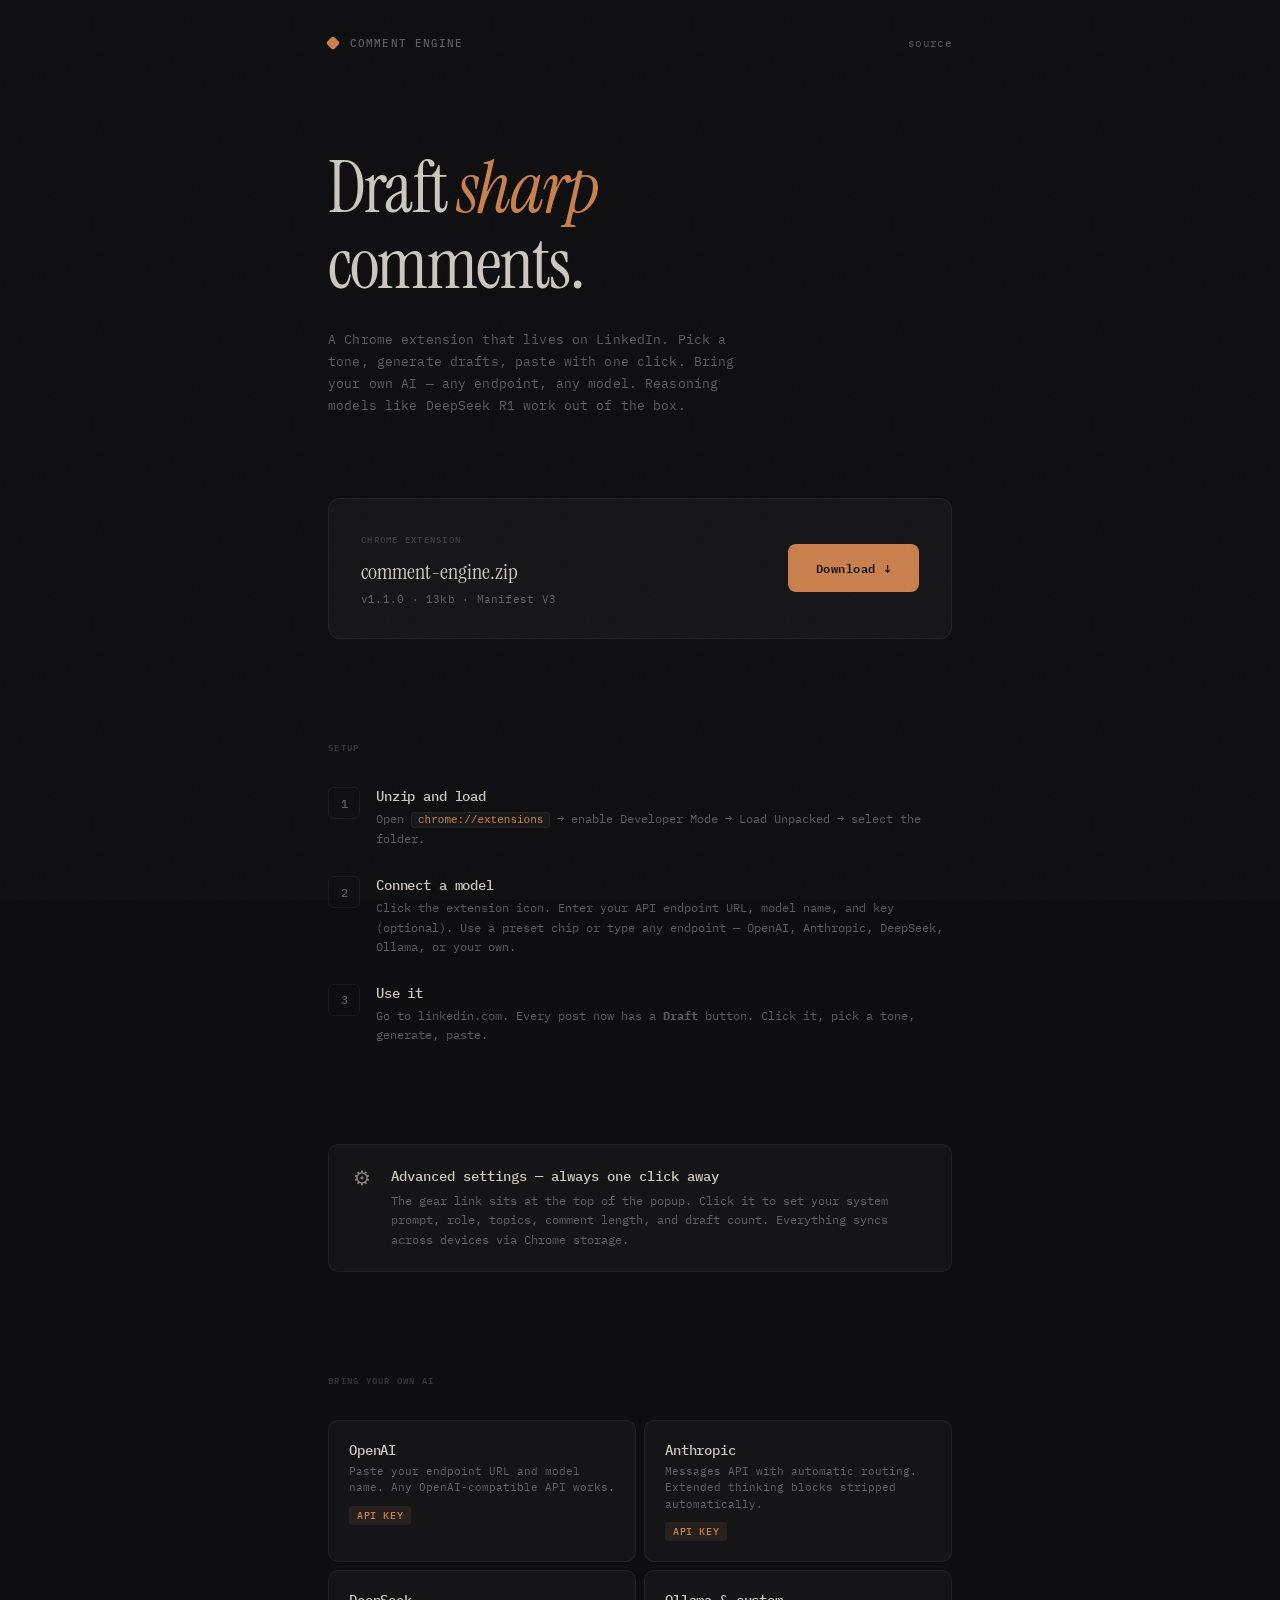
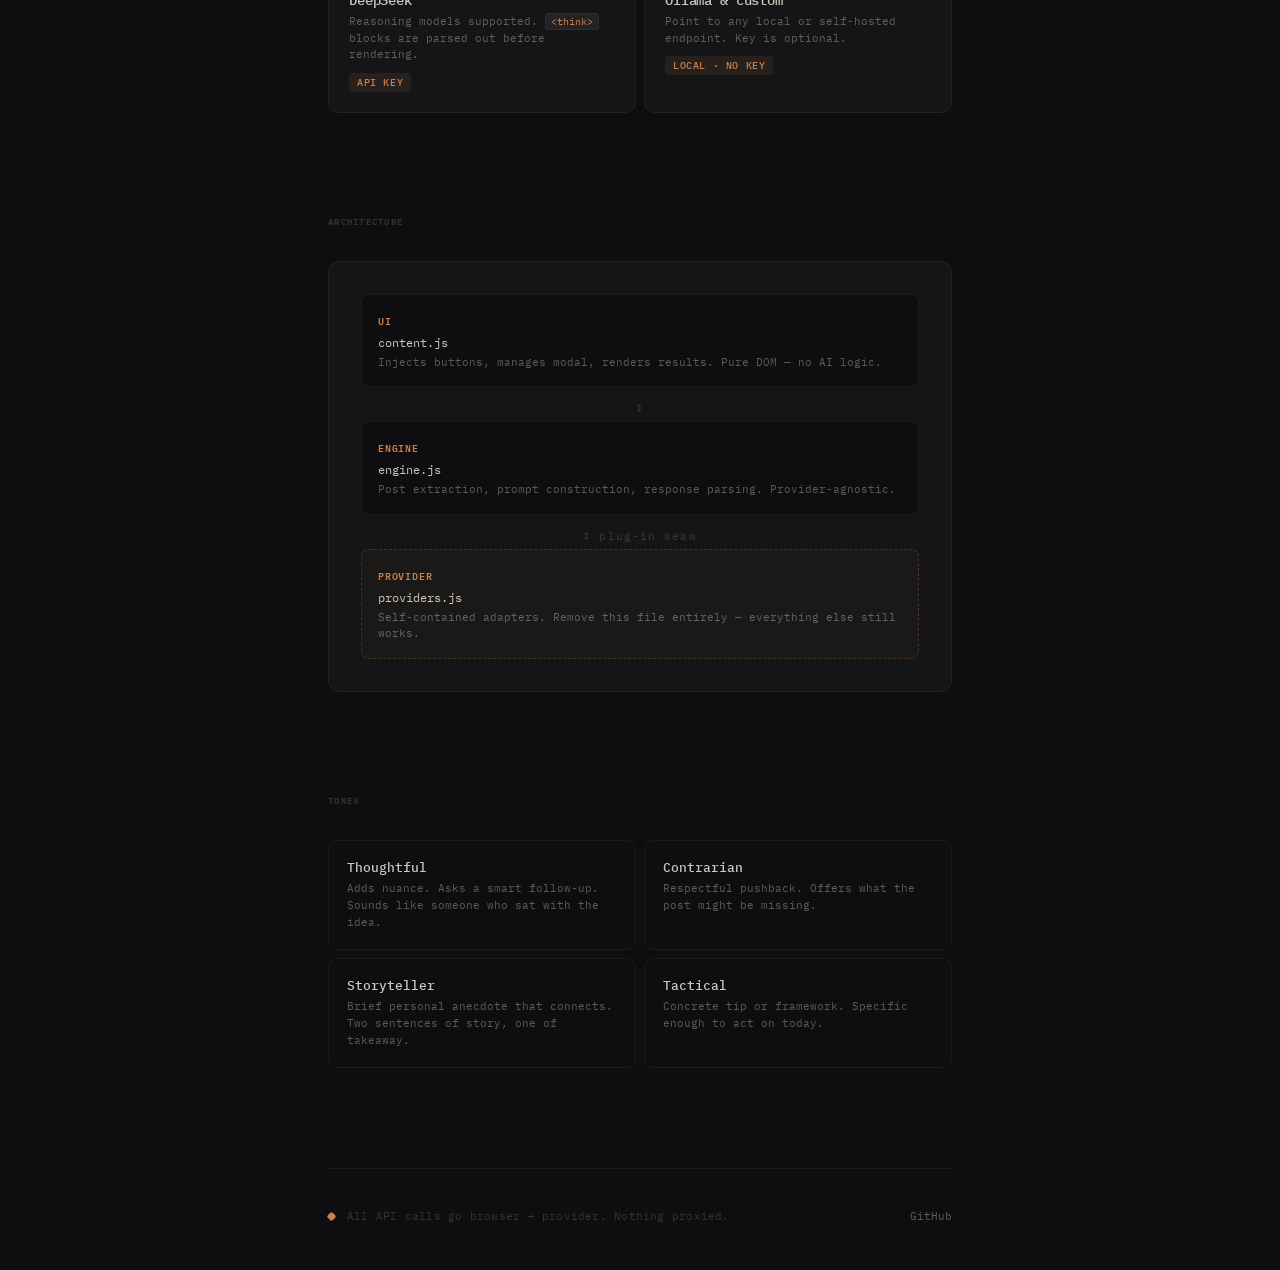
<file: index.html>
<!DOCTYPE html>
<html lang="en">
<head>
  <meta charset="UTF-8">
  <meta name="viewport" content="width=device-width, initial-scale=1.0">
  <title>Comment Engine</title>
  <link rel="preconnect" href="https://fonts.googleapis.com">
  <link href="https://fonts.googleapis.com/css2?family=Instrument+Serif:ital@0;1&family=IBM+Plex+Mono:wght@400;500;600&display=swap" rel="stylesheet">
  <style>
    :root {
      --bg: #0e0e10;
      --surface: #151517;
      --border: rgba(255,255,255,0.055);
      --text: #cdc8be;
      --text-dim: rgba(255,255,255,0.32);
      --text-faint: rgba(255,255,255,0.16);
      --accent: #c9804d;
      --accent-soft: rgba(201,128,77,0.1);
      --serif: 'Instrument Serif', Georgia, serif;
      --mono: 'IBM Plex Mono', 'SF Mono', Menlo, monospace;
    }

    * { margin: 0; padding: 0; box-sizing: border-box; }

    html {
      font-size: 16px;
      -webkit-font-smoothing: antialiased;
      -moz-osx-font-smoothing: grayscale;
    }

    body {
      background: var(--bg);
      color: var(--text);
      font-family: var(--mono);
      min-height: 100vh;
      overflow-x: hidden;
    }

    /* ── Grain overlay ─────────────────────────────── */
    body::before {
      content: '';
      position: fixed;
      inset: 0;
      background-image: url("data:image/svg+xml,%3Csvg viewBox='0 0 256 256' xmlns='http://www.w3.org/2000/svg'%3E%3Cfilter id='n'%3E%3CfeTurbulence type='fractalNoise' baseFrequency='0.85' numOctaves='4' stitchTiles='stitch'/%3E%3C/filter%3E%3Crect width='100%25' height='100%25' filter='url(%23n)' opacity='0.025'/%3E%3C/svg%3E");
      background-size: 200px;
      pointer-events: none;
      z-index: 9999;
    }

    /* ── Layout ─────────────────────────────────────── */
    .page {
      max-width: 680px;
      margin: 0 auto;
      padding: 0 28px;
    }

    /* ── Nav ────────────────────────────────────────── */
    nav {
      padding: 36px 0 0;
      display: flex;
      align-items: center;
      gap: 12px;
      margin-bottom: 100px;
      opacity: 0;
      animation: fadeUp 0.6s ease forwards;
    }

    .nav-mark {
      width: 10px;
      height: 10px;
      background: var(--accent);
      border-radius: 2px;
      transform: rotate(45deg);
      flex-shrink: 0;
    }

    nav span {
      font-size: 11px;
      font-weight: 500;
      letter-spacing: 0.1em;
      text-transform: uppercase;
      color: var(--text-dim);
    }

    nav a {
      margin-left: auto;
      font-size: 11px;
      color: var(--text-dim);
      text-decoration: none;
      letter-spacing: 0.03em;
      transition: color 0.2s;
    }

    nav a:hover { color: var(--accent); }

    /* ── Hero ───────────────────────────────────────── */
    .hero {
      margin-bottom: 80px;
      opacity: 0;
      animation: fadeUp 0.7s ease 0.1s forwards;
    }

    .hero h1 {
      font-family: var(--serif);
      font-weight: 400;
      font-size: clamp(48px, 8vw, 72px);
      line-height: 1.05;
      letter-spacing: -0.025em;
      color: var(--text);
      margin-bottom: 28px;
    }

    .hero h1 em {
      color: var(--accent);
      font-style: italic;
    }

    .hero-sub {
      font-size: 13px;
      line-height: 1.7;
      color: var(--text-dim);
      max-width: 440px;
      letter-spacing: 0.01em;
    }

    /* ── Download block ────────────────────────────── */
    .download {
      margin-bottom: 100px;
      opacity: 0;
      animation: fadeUp 0.7s ease 0.2s forwards;
    }

    .download-card {
      border: 1px solid var(--border);
      border-radius: 12px;
      padding: 32px;
      background: var(--surface);
      display: flex;
      align-items: center;
      gap: 28px;
    }

    .download-left { flex: 1; }

    .download-label {
      font-size: 9px;
      font-weight: 600;
      text-transform: uppercase;
      letter-spacing: 0.14em;
      color: var(--text-faint);
      margin-bottom: 10px;
    }

    .download-title {
      font-family: var(--serif);
      font-size: 22px;
      font-weight: 400;
      color: var(--text);
      margin-bottom: 6px;
    }

    .download-meta {
      font-size: 11px;
      color: var(--text-dim);
      letter-spacing: 0.02em;
    }

    .download-btn {
      display: inline-flex;
      align-items: center;
      gap: 8px;
      padding: 14px 28px;
      background: var(--accent);
      color: #0e0e10;
      border: none;
      border-radius: 8px;
      font-family: var(--mono);
      font-size: 12px;
      font-weight: 600;
      letter-spacing: 0.04em;
      text-decoration: none;
      cursor: pointer;
      transition: opacity 0.15s, transform 0.15s;
      white-space: nowrap;
      flex-shrink: 0;
    }

    .download-btn:hover {
      opacity: 0.88;
      transform: translateY(-1px);
    }

    .download-btn:active { transform: translateY(0); }

    .download-arrow {
      display: inline-block;
      transition: transform 0.2s;
    }

    .download-btn:hover .download-arrow {
      transform: translateY(2px);
    }

    /* ── Steps ──────────────────────────────────────── */
    .steps {
      margin-bottom: 100px;
      opacity: 0;
      animation: fadeUp 0.7s ease 0.3s forwards;
    }

    .section-label {
      font-size: 9px;
      font-weight: 600;
      text-transform: uppercase;
      letter-spacing: 0.14em;
      color: var(--text-faint);
      margin-bottom: 32px;
    }

    .step {
      display: grid;
      grid-template-columns: 32px 1fr;
      gap: 16px;
      margin-bottom: 28px;
      align-items: start;
    }

    .step:last-child { margin-bottom: 0; }

    .step-num {
      width: 32px;
      height: 32px;
      border: 1px solid var(--border);
      border-radius: 6px;
      display: flex;
      align-items: center;
      justify-content: center;
      font-size: 12px;
      font-weight: 500;
      color: var(--text-dim);
      flex-shrink: 0;
    }

    .step-content h3 {
      font-size: 14px;
      font-weight: 500;
      color: var(--text);
      margin-bottom: 4px;
      letter-spacing: -0.01em;
    }

    .step-content p {
      font-size: 12px;
      line-height: 1.6;
      color: var(--text-dim);
    }

    .step-content code {
      background: rgba(255,255,255,0.04);
      border: 1px solid var(--border);
      padding: 1px 6px;
      border-radius: 3px;
      font-size: 11px;
      color: var(--accent);
    }

    /* ── Provider grid ─────────────────────────────── */
    .providers {
      margin-bottom: 100px;
      opacity: 0;
      animation: fadeUp 0.7s ease 0.35s forwards;
    }

    .provider-grid {
      display: grid;
      grid-template-columns: 1fr 1fr;
      gap: 8px;
    }

    .prov-card {
      padding: 20px;
      border: 1px solid var(--border);
      border-radius: 10px;
      background: var(--surface);
      transition: border-color 0.2s;
    }

    .prov-card:hover { border-color: rgba(255,255,255,0.1); }

    .prov-name {
      font-size: 14px;
      font-weight: 500;
      color: var(--text);
      margin-bottom: 4px;
      letter-spacing: -0.01em;
    }

    .prov-detail {
      font-size: 11px;
      color: var(--text-dim);
      line-height: 1.5;
    }

    .prov-detail code {
      background: rgba(255,255,255,0.06);
      border: 1px solid var(--border);
      padding: 1px 5px;
      border-radius: 3px;
      font-size: 10px;
      color: var(--accent);
      font-family: var(--mono);
    }

    /* ── Advanced callout ──────────────────────────── */
    .adv-callout {
      margin-bottom: 100px;
      opacity: 0;
      animation: fadeUp 0.7s ease 0.32s forwards;
    }

    .adv-card {
      border: 1px solid var(--border);
      border-radius: 10px;
      padding: 22px 24px;
      background: var(--surface);
      display: flex;
      align-items: flex-start;
      gap: 20px;
    }

    .adv-icon {
      font-size: 20px;
      line-height: 1;
      flex-shrink: 0;
      margin-top: 1px;
      opacity: 0.6;
    }

    .adv-body h3 {
      font-size: 14px;
      font-weight: 500;
      color: var(--text);
      margin-bottom: 6px;
    }

    .adv-body p {
      font-size: 12px;
      line-height: 1.6;
      color: var(--text-dim);
    }

    .prov-tag {
      display: inline-block;
      margin-top: 10px;
      font-size: 10px;
      font-weight: 500;
      letter-spacing: 0.06em;
      text-transform: uppercase;
      color: var(--accent);
      background: var(--accent-soft);
      padding: 3px 8px;
      border-radius: 3px;
    }

    /* ── Architecture ──────────────────────────────── */
    .arch {
      margin-bottom: 100px;
      opacity: 0;
      animation: fadeUp 0.7s ease 0.4s forwards;
    }

    .arch-diagram {
      border: 1px solid var(--border);
      border-radius: 12px;
      padding: 32px;
      background: var(--surface);
    }

    .arch-row {
      display: flex;
      align-items: stretch;
      gap: 8px;
      margin-bottom: 8px;
    }

    .arch-row:last-child { margin-bottom: 0; }

    .arch-block {
      flex: 1;
      padding: 16px;
      border: 1px solid var(--border);
      border-radius: 8px;
      background: var(--bg);
    }

    .arch-block-label {
      font-size: 10px;
      font-weight: 600;
      letter-spacing: 0.08em;
      text-transform: uppercase;
      color: var(--accent);
      margin-bottom: 6px;
    }

    .arch-block-file {
      font-size: 12px;
      color: var(--text);
      margin-bottom: 4px;
    }

    .arch-block-desc {
      font-size: 11px;
      color: var(--text-dim);
      line-height: 1.5;
    }

    .arch-block.plug {
      border-style: dashed;
      border-color: rgba(201,128,77,0.25);
      background: rgba(201,128,77,0.03);
    }

    .arch-connector {
      text-align: center;
      padding: 6px 0;
      font-size: 11px;
      color: var(--text-faint);
      letter-spacing: 0.1em;
    }

    /* ── Tones ─────────────────────────────────────── */
    .tones {
      margin-bottom: 100px;
      opacity: 0;
      animation: fadeUp 0.7s ease 0.42s forwards;
    }

    .tone-list {
      display: grid;
      grid-template-columns: 1fr 1fr;
      gap: 8px;
    }

    .tone-item {
      padding: 18px;
      border: 1px solid var(--border);
      border-radius: 10px;
    }

    .tone-name {
      font-size: 13px;
      font-weight: 500;
      color: var(--text);
      margin-bottom: 4px;
    }

    .tone-desc {
      font-size: 11px;
      color: var(--text-dim);
      line-height: 1.55;
    }

    /* ── Footer ────────────────────────────────────── */
    footer {
      padding: 40px 0 48px;
      border-top: 1px solid var(--border);
      display: flex;
      align-items: center;
      gap: 12px;
      opacity: 0;
      animation: fadeUp 0.7s ease 0.5s forwards;
    }

    footer .nav-mark {
      width: 7px;
      height: 7px;
    }

    footer span {
      font-size: 11px;
      color: var(--text-faint);
      letter-spacing: 0.02em;
    }

    footer a {
      margin-left: auto;
      font-size: 11px;
      color: var(--text-dim);
      text-decoration: none;
      transition: color 0.2s;
    }

    footer a:hover { color: var(--accent); }

    /* ── Animation ─────────────────────────────────── */
    @keyframes fadeUp {
      from {
        opacity: 0;
        transform: translateY(16px);
      }
      to {
        opacity: 1;
        transform: translateY(0);
      }
    }

    /* ── Responsive ────────────────────────────────── */
    @media (max-width: 600px) {
      .page { padding: 0 20px; }
      nav { margin-bottom: 64px; }
      .hero { margin-bottom: 56px; }
      .download-card {
        flex-direction: column;
        align-items: stretch;
        gap: 20px;
      }
      .download-btn { text-align: center; justify-content: center; }
      .provider-grid, .tone-list { grid-template-columns: 1fr; }
      .arch-row { flex-direction: column; }
      .hero h1 { font-size: 40px; }
    }
  </style>
</head>
<body>
  <div class="page">

    <!-- Nav -->
    <nav>
      <div class="nav-mark"></div>
      <span>Comment Engine</span>
      <a href="https://github.com">source</a>
    </nav>

    <!-- Hero -->
    <div class="hero">
      <h1>Draft <em>sharp</em><br>comments.</h1>
      <p class="hero-sub">
        A Chrome extension that lives on LinkedIn. Pick a tone,
        generate drafts, paste with one click. Bring your own AI —
        any endpoint, any model. Reasoning models like DeepSeek R1
        work out of the box.
      </p>
    </div>

    <!-- Download -->
    <div class="download">
      <div class="download-card">
        <div class="download-left">
          <div class="download-label">Chrome Extension</div>
          <div class="download-title">comment-engine.zip</div>
          <div class="download-meta">v1.1.0 · 13kb · Manifest V3</div>
        </div>
        <a class="download-btn" href="comment-engine.zip" download>
          Download <span class="download-arrow">↓</span>
        </a>
      </div>
    </div>

    <!-- Setup steps -->
    <div class="steps">
      <div class="section-label">Setup</div>

      <div class="step">
        <div class="step-num">1</div>
        <div class="step-content">
          <h3>Unzip and load</h3>
          <p>Open <code>chrome://extensions</code> → enable Developer Mode → Load Unpacked → select the folder.</p>
        </div>
      </div>

      <div class="step">
        <div class="step-num">2</div>
        <div class="step-content">
          <h3>Connect a model</h3>
          <p>Click the extension icon. Enter your API endpoint URL, model name, and key (optional). Use a preset chip or type any endpoint — OpenAI, Anthropic, DeepSeek, Ollama, or your own.</p>
        </div>
      </div>

      <div class="step">
        <div class="step-num">3</div>
        <div class="step-content">
          <h3>Use it</h3>
          <p>Go to linkedin.com. Every post now has a <strong>Draft</strong> button. Click it, pick a tone, generate, paste.</p>
        </div>
      </div>
    </div>

    <!-- Advanced settings callout -->
    <div class="adv-callout">
      <div class="adv-card">
        <div class="adv-icon">⚙</div>
        <div class="adv-body">
          <h3>Advanced settings — always one click away</h3>
          <p>
            The gear link sits at the top of the popup. Click it to set your system prompt,
            role, topics, comment length, and draft count. Everything syncs across
            devices via Chrome storage.
          </p>
        </div>
      </div>
    </div>

    <!-- Providers -->
    <div class="providers">
      <div class="section-label">Bring Your Own AI</div>
      <div class="provider-grid">
        <div class="prov-card">
          <div class="prov-name">OpenAI</div>
          <div class="prov-detail">Paste your endpoint URL and model name. Any OpenAI-compatible API works.</div>
          <div class="prov-tag">API key</div>
        </div>
        <div class="prov-card">
          <div class="prov-name">Anthropic</div>
          <div class="prov-detail">Messages API with automatic routing. Extended thinking blocks stripped automatically.</div>
          <div class="prov-tag">API key</div>
        </div>
        <div class="prov-card">
          <div class="prov-name">DeepSeek</div>
          <div class="prov-detail">Reasoning models supported. <code>&lt;think&gt;</code> blocks are parsed out before rendering.</div>
          <div class="prov-tag">API key</div>
        </div>
        <div class="prov-card">
          <div class="prov-name">Ollama &amp; custom</div>
          <div class="prov-detail">Point to any local or self-hosted endpoint. Key is optional.</div>
          <div class="prov-tag">Local · no key</div>
        </div>
      </div>
    </div>

    <!-- Architecture -->
    <div class="arch">
      <div class="section-label">Architecture</div>
      <div class="arch-diagram">
        <div class="arch-row">
          <div class="arch-block">
            <div class="arch-block-label">UI</div>
            <div class="arch-block-file">content.js</div>
            <div class="arch-block-desc">Injects buttons, manages modal, renders results. Pure DOM — no AI logic.</div>
          </div>
        </div>
        <div class="arch-connector">↕</div>
        <div class="arch-row">
          <div class="arch-block">
            <div class="arch-block-label">Engine</div>
            <div class="arch-block-file">engine.js</div>
            <div class="arch-block-desc">Post extraction, prompt construction, response parsing. Provider-agnostic.</div>
          </div>
        </div>
        <div class="arch-connector">↕ plug-in seam</div>
        <div class="arch-row">
          <div class="arch-block plug">
            <div class="arch-block-label">Provider</div>
            <div class="arch-block-file">providers.js</div>
            <div class="arch-block-desc">Self-contained adapters. Remove this file entirely — everything else still works.</div>
          </div>
        </div>
      </div>
    </div>

    <!-- Tones -->
    <div class="tones">
      <div class="section-label">Tones</div>
      <div class="tone-list">
        <div class="tone-item">
          <div class="tone-name">Thoughtful</div>
          <div class="tone-desc">Adds nuance. Asks a smart follow-up. Sounds like someone who sat with the idea.</div>
        </div>
        <div class="tone-item">
          <div class="tone-name">Contrarian</div>
          <div class="tone-desc">Respectful pushback. Offers what the post might be missing.</div>
        </div>
        <div class="tone-item">
          <div class="tone-name">Storyteller</div>
          <div class="tone-desc">Brief personal anecdote that connects. Two sentences of story, one of takeaway.</div>
        </div>
        <div class="tone-item">
          <div class="tone-name">Tactical</div>
          <div class="tone-desc">Concrete tip or framework. Specific enough to act on today.</div>
        </div>
      </div>
    </div>

    <!-- Footer -->
    <footer>
      <div class="nav-mark"></div>
      <span>All API calls go browser → provider. Nothing proxied.</span>
      <a href="https://github.com">GitHub</a>
    </footer>

  </div>
</body>
</html>
</file>
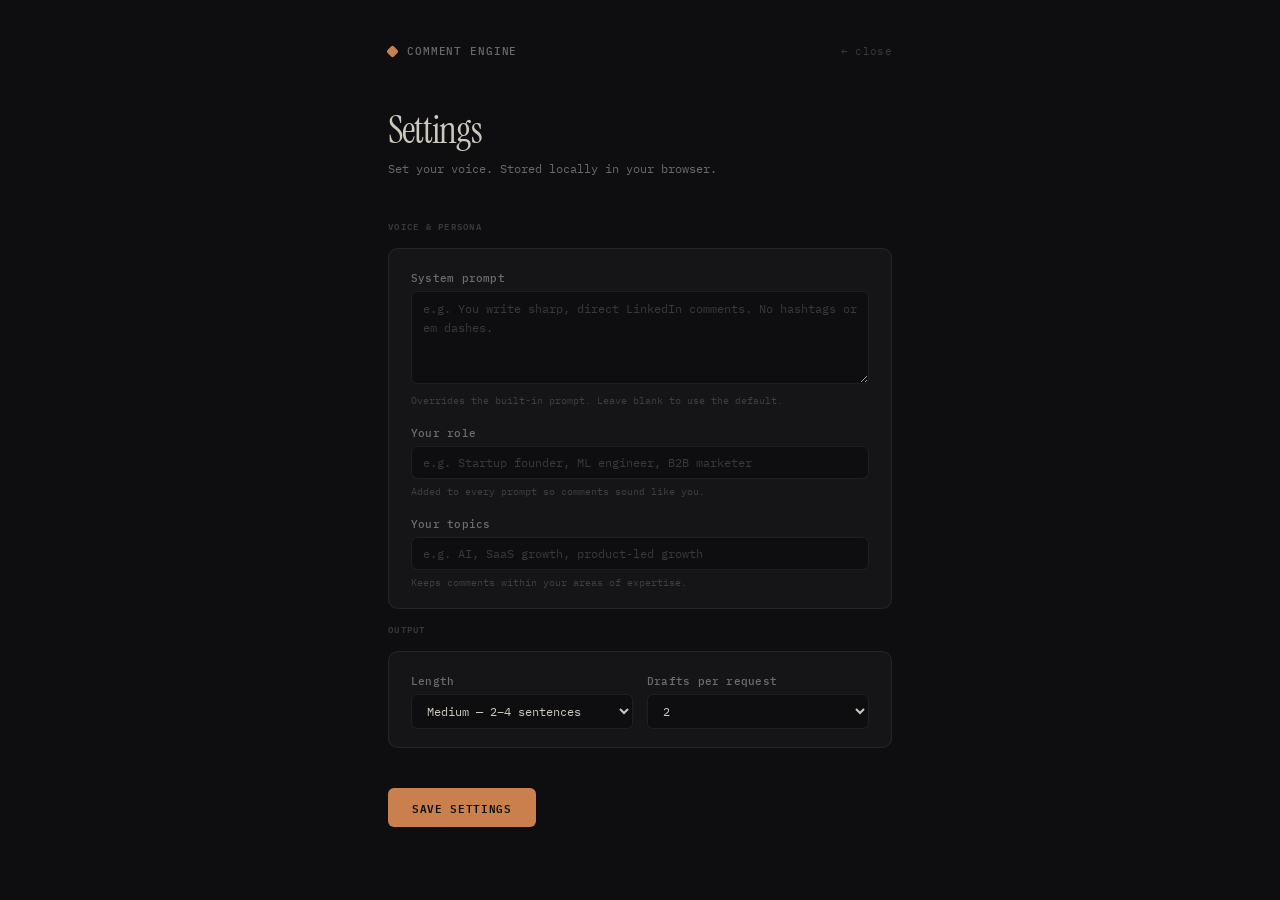
<file: src/options.html>
<!DOCTYPE html>
<html lang="en">
<head>
  <meta charset="UTF-8">
  <meta name="viewport" content="width=device-width, initial-scale=1">
  <title>Settings — Comment Engine</title>
  <link rel="preconnect" href="https://fonts.googleapis.com">
  <link href="https://fonts.googleapis.com/css2?family=Instrument+Serif:ital@0;1&family=IBM+Plex+Mono:wght@400;500;600&display=swap" rel="stylesheet">
  <style>
    :root {
      --bg:          #0e0e10;
      --surface:     #151517;
      --border:      rgba(255,255,255,0.07);
      --text:        #cdc8be;
      --text-dim:    rgba(255,255,255,0.38);
      --text-faint:  rgba(255,255,255,0.18);
      --accent:      #c9804d;
      --accent-soft: rgba(201,128,77,0.12);
      --serif:       'Instrument Serif', Georgia, serif;
      --mono:        'IBM Plex Mono', 'SF Mono', Menlo, monospace;
    }

    *, *::before, *::after { box-sizing: border-box; margin: 0; padding: 0; }

    html { -webkit-font-smoothing: antialiased; }

    body {
      font-family: var(--mono);
      font-size: 13px;
      color: var(--text);
      background: var(--bg);
      min-height: 100vh;
    }

    .page {
      max-width: 560px;
      margin: 0 auto;
      padding: 44px 28px 72px;
    }

    /* ── Nav ── */
    .nav {
      display: flex;
      align-items: center;
      gap: 10px;
      margin-bottom: 52px;
    }

    .diamond {
      width: 9px;
      height: 9px;
      background: var(--accent);
      border-radius: 2px;
      transform: rotate(45deg);
      flex-shrink: 0;
    }

    .nav-name {
      font-size: 11px;
      font-weight: 500;
      letter-spacing: 0.08em;
      text-transform: uppercase;
      color: var(--text-dim);
    }

    .back-link {
      margin-left: auto;
      font-size: 11px;
      color: var(--text-faint);
      text-decoration: none;
      letter-spacing: 0.03em;
      transition: color 0.15s;
    }
    .back-link:hover { color: var(--accent); }

    /* ── Heading ── */
    h1 {
      font-family: var(--serif);
      font-weight: 400;
      font-size: 38px;
      line-height: 1.08;
      letter-spacing: -0.02em;
      color: var(--text);
      margin-bottom: 8px;
    }

    .subtitle {
      font-size: 12px;
      color: var(--text-dim);
      margin-bottom: 40px;
      line-height: 1.6;
    }

    /* ── Section label ── */
    .section-label {
      font-size: 9px;
      font-weight: 600;
      text-transform: uppercase;
      letter-spacing: 0.14em;
      color: var(--text-faint);
      margin-bottom: 14px;
    }

    /* ── Cards ── */
    .card {
      border: 1px solid var(--border);
      border-radius: 10px;
      padding: 22px 22px 18px;
      background: var(--surface);
      margin-bottom: 12px;
    }

    /* ── Form elements ── */
    label {
      display: block;
      font-size: 11px;
      font-weight: 500;
      color: var(--text-dim);
      margin-bottom: 6px;
      margin-top: 18px;
      letter-spacing: 0.02em;
    }
    label:first-of-type { margin-top: 0; }

    input[type="text"],
    textarea,
    select {
      width: 100%;
      padding: 8px 11px;
      border: 1px solid var(--border);
      border-radius: 6px;
      font-family: var(--mono);
      font-size: 12px;
      color: var(--text);
      background: var(--bg);
      outline: none;
      transition: border-color 0.15s;
    }
    input::placeholder,
    textarea::placeholder { color: var(--text-faint); }
    input:focus, textarea:focus, select:focus { border-color: var(--accent); }

    select option { background: var(--surface); }

    textarea {
      resize: vertical;
      min-height: 88px;
      line-height: 1.55;
    }

    .hint {
      font-size: 10px;
      color: var(--text-faint);
      margin-top: 5px;
      line-height: 1.5;
    }

    .row-2 {
      display: grid;
      grid-template-columns: 1fr 1fr;
      gap: 14px;
    }

    /* ── Save button ── */
    .btn-save {
      padding: 10px 24px;
      background: var(--accent);
      color: var(--bg);
      font-family: var(--mono);
      font-size: 11px;
      font-weight: 600;
      letter-spacing: 0.06em;
      text-transform: uppercase;
      border: none;
      border-radius: 6px;
      cursor: pointer;
      transition: opacity 0.12s;
      margin-top: 28px;
    }
    .btn-save:hover { opacity: 0.85; }

    #status {
      display: inline-block;
      margin-left: 14px;
      font-size: 11px;
      color: var(--accent);
      vertical-align: middle;
      letter-spacing: 0.04em;
    }
  </style>
</head>
<body>
<div class="page">

  <nav class="nav">
    <div class="diamond"></div>
    <span class="nav-name">Comment Engine</span>
    <a class="back-link" href="#" id="close-link">← close</a>
  </nav>

  <h1>Settings</h1>
  <p class="subtitle">Set your voice. Stored locally in your browser.</p>

  <!-- Voice & Persona -->
  <div class="section-label">Voice &amp; Persona</div>
  <div class="card">
    <label for="systemPrompt">System prompt</label>
    <textarea id="systemPrompt" rows="4"
      placeholder="e.g. You write sharp, direct LinkedIn comments. No hashtags or em dashes."></textarea>
    <p class="hint">Overrides the built-in prompt. Leave blank to use the default.</p>

    <label for="role">Your role</label>
    <input type="text" id="role" placeholder="e.g. Startup founder, ML engineer, B2B marketer">
    <p class="hint">Added to every prompt so comments sound like you.</p>

    <label for="topics">Your topics</label>
    <input type="text" id="topics" placeholder="e.g. AI, SaaS growth, product-led growth">
    <p class="hint">Keeps comments within your areas of expertise.</p>
  </div>

  <!-- Output -->
  <div class="section-label">Output</div>
  <div class="card">
    <div class="row-2">
      <div>
        <label for="length">Length</label>
        <select id="length">
          <option value="short">Short — 1–2 sentences</option>
          <option value="medium" selected>Medium — 2–4 sentences</option>
          <option value="long">Long — 4–6 sentences</option>
        </select>
      </div>
      <div>
        <label for="draftCount">Drafts per request</label>
        <select id="draftCount">
          <option value="1">1</option>
          <option value="2" selected>2</option>
          <option value="3">3</option>
        </select>
      </div>
    </div>
  </div>

  <button class="btn-save" id="save">Save settings</button>
  <span id="status"></span>

</div>

<script src="options.js"></script>
</body>
</html>
</file>
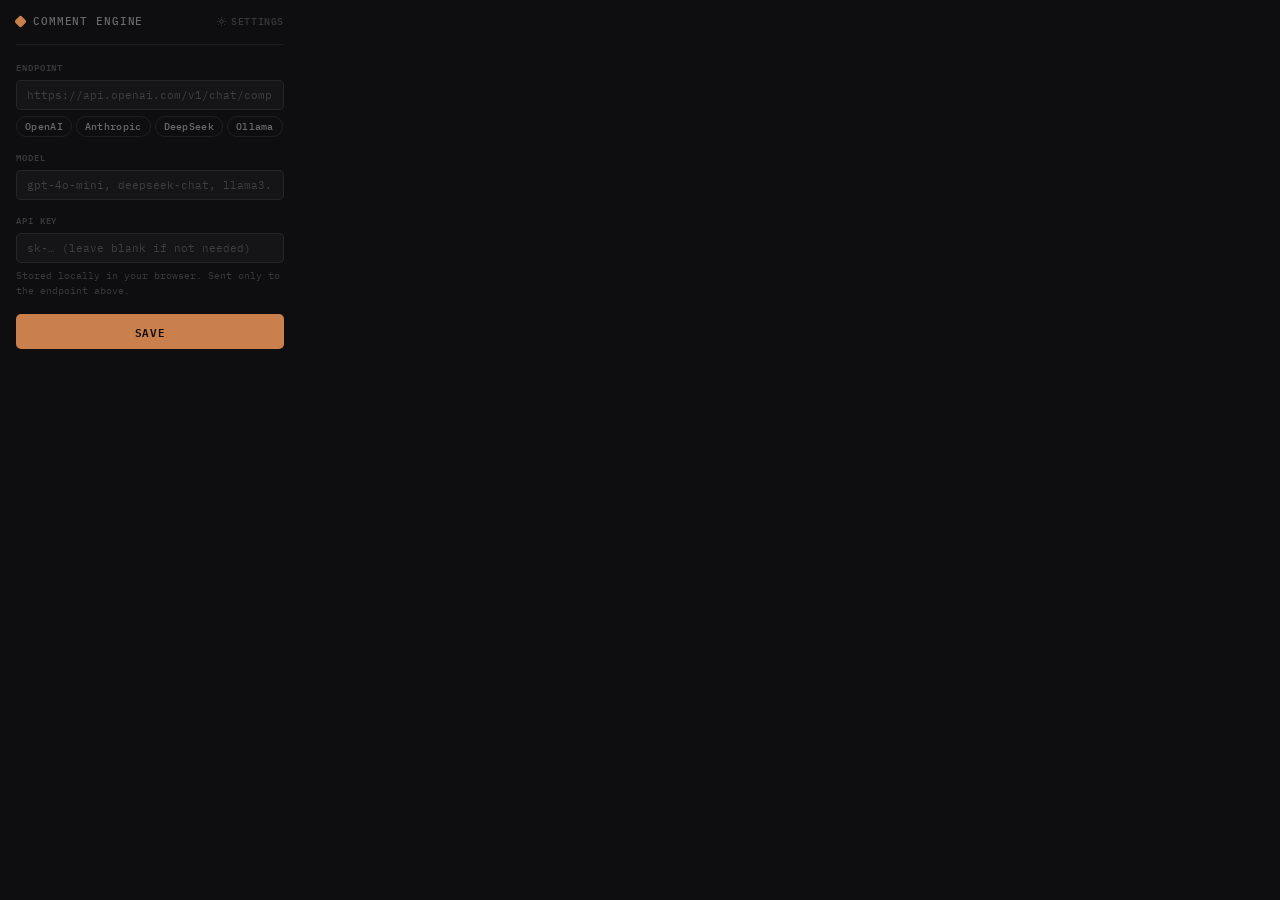
<file: src/popup.html>
<!DOCTYPE html>
<html lang="en">
<head>
  <meta charset="UTF-8">
  <meta name="viewport" content="width=device-width, initial-scale=1">
  <title>Comment Engine</title>
  <link rel="preconnect" href="https://fonts.googleapis.com">
  <link href="https://fonts.googleapis.com/css2?family=IBM+Plex+Mono:wght@400;500;600&display=swap" rel="stylesheet">
  <style>
    :root {
      --bg:          #0e0e10;
      --surface:     #151517;
      --border:      rgba(255,255,255,0.07);
      --text:        #cdc8be;
      --text-dim:    rgba(255,255,255,0.38);
      --text-faint:  rgba(255,255,255,0.18);
      --accent:      #c9804d;
      --accent-soft: rgba(201,128,77,0.12);
      --mono:        'IBM Plex Mono', 'SF Mono', Menlo, monospace;
    }

    *, *::before, *::after { box-sizing: border-box; margin: 0; padding: 0; }

    body {
      font-family: var(--mono);
      font-size: 12px;
      color: var(--text);
      background: var(--bg);
      width: 300px;
      padding: 14px 16px 18px;
      -webkit-font-smoothing: antialiased;
    }

    /* ── Header ── */
    .header {
      display: flex;
      align-items: center;
      justify-content: space-between;
      margin-bottom: 16px;
    }

    .wordmark {
      display: flex;
      align-items: center;
      gap: 8px;
    }

    .diamond {
      width: 9px;
      height: 9px;
      background: var(--accent);
      border-radius: 2px;
      transform: rotate(45deg);
      flex-shrink: 0;
    }

    .wordmark span {
      font-size: 11px;
      font-weight: 500;
      letter-spacing: 0.08em;
      text-transform: uppercase;
      color: var(--text-dim);
    }

    /* ── Advanced settings link — always at top ── */
    .advanced-link {
      display: inline-flex;
      align-items: center;
      gap: 4px;
      font-size: 10px;
      font-weight: 500;
      letter-spacing: 0.06em;
      color: var(--text-faint);
      text-decoration: none;
      text-transform: uppercase;
      transition: color 0.15s;
    }
    .advanced-link:hover { color: var(--accent); }

    /* ── Divider ── */
    .divider {
      border: none;
      border-top: 1px solid var(--border);
      margin: 14px 0;
    }

    /* ── Labels ── */
    label {
      display: block;
      font-size: 9px;
      font-weight: 600;
      text-transform: uppercase;
      letter-spacing: 0.1em;
      color: var(--text-faint);
      margin-bottom: 5px;
      margin-top: 12px;
    }
    label:first-of-type { margin-top: 0; }

    /* ── Inputs ── */
    input[type="text"],
    input[type="password"],
    input[type="url"] {
      width: 100%;
      padding: 7px 10px;
      border: 1px solid var(--border);
      border-radius: 5px;
      font-family: var(--mono);
      font-size: 11px;
      color: var(--text);
      background: var(--surface);
      outline: none;
      transition: border-color 0.15s;
    }
    input::placeholder { color: var(--text-faint); }
    input:focus { border-color: var(--accent); }

    /* ── Preset chips ── */
    .presets {
      display: flex;
      flex-wrap: wrap;
      gap: 4px;
      margin-top: 6px;
    }
    .preset-chip {
      font-family: var(--mono);
      font-size: 10px;
      font-weight: 500;
      padding: 3px 8px;
      border: 1px solid var(--border);
      border-radius: 10px;
      background: transparent;
      cursor: pointer;
      color: var(--text-dim);
      letter-spacing: 0.03em;
      transition: all 0.12s;
    }
    .preset-chip:hover {
      border-color: var(--accent);
      color: var(--accent);
      background: var(--accent-soft);
    }

    .hint {
      font-size: 10px;
      color: var(--text-faint);
      margin-top: 5px;
      line-height: 1.5;
    }

    /* ── Save button ── */
    .btn-save {
      width: 100%;
      margin-top: 16px;
      padding: 8px;
      background: var(--accent);
      color: var(--bg);
      font-family: var(--mono);
      font-size: 11px;
      font-weight: 600;
      letter-spacing: 0.06em;
      text-transform: uppercase;
      border: none;
      border-radius: 5px;
      cursor: pointer;
      transition: opacity 0.12s;
    }
    .btn-save:hover { opacity: 0.85; }

    #status {
      font-size: 10px;
      color: var(--accent);
      text-align: center;
      margin-top: 7px;
      min-height: 14px;
      letter-spacing: 0.04em;
    }
  </style>
</head>
<body>

  <div class="header">
    <div class="wordmark">
      <div class="diamond"></div>
      <span>Comment Engine</span>
    </div>
    <a class="advanced-link" href="options.html" target="_blank">
      <svg width="11" height="11" viewBox="0 0 20 20" fill="none" stroke="currentColor" stroke-width="1.8">
        <circle cx="10" cy="10" r="3"/>
        <path d="M10 2v2M10 16v2M2 10h2M16 10h2M4.22 4.22l1.42 1.42M14.36 14.36l1.42 1.42M4.22 15.78l1.42-1.42M14.36 5.64l1.42-1.42"/>
      </svg>
      Settings
    </a>
  </div>

  <hr class="divider">

  <label for="endpoint">Endpoint</label>
  <input type="url" id="endpoint" placeholder="https://api.openai.com/v1/chat/completions">
  <div class="presets">
    <button class="preset-chip" data-endpoint="https://api.openai.com/v1/chat/completions">OpenAI</button>
    <button class="preset-chip" data-endpoint="https://api.anthropic.com/v1/messages">Anthropic</button>
    <button class="preset-chip" data-endpoint="https://api.deepseek.com/v1/chat/completions">DeepSeek</button>
    <button class="preset-chip" data-endpoint="http://localhost:11434/v1/chat/completions">Ollama</button>
  </div>

  <label for="model">Model</label>
  <input type="text" id="model" placeholder="gpt-4o-mini, deepseek-chat, llama3.2…">

  <label for="apiKey">API Key</label>
  <input type="password" id="apiKey" placeholder="sk-… (leave blank if not needed)">
  <p class="hint">Stored locally in your browser. Sent only to the endpoint above.</p>

  <button class="btn-save" id="save">Save</button>
  <div id="status"></div>

  <script src="popup.js"></script>
</body>
</html>
</file>
